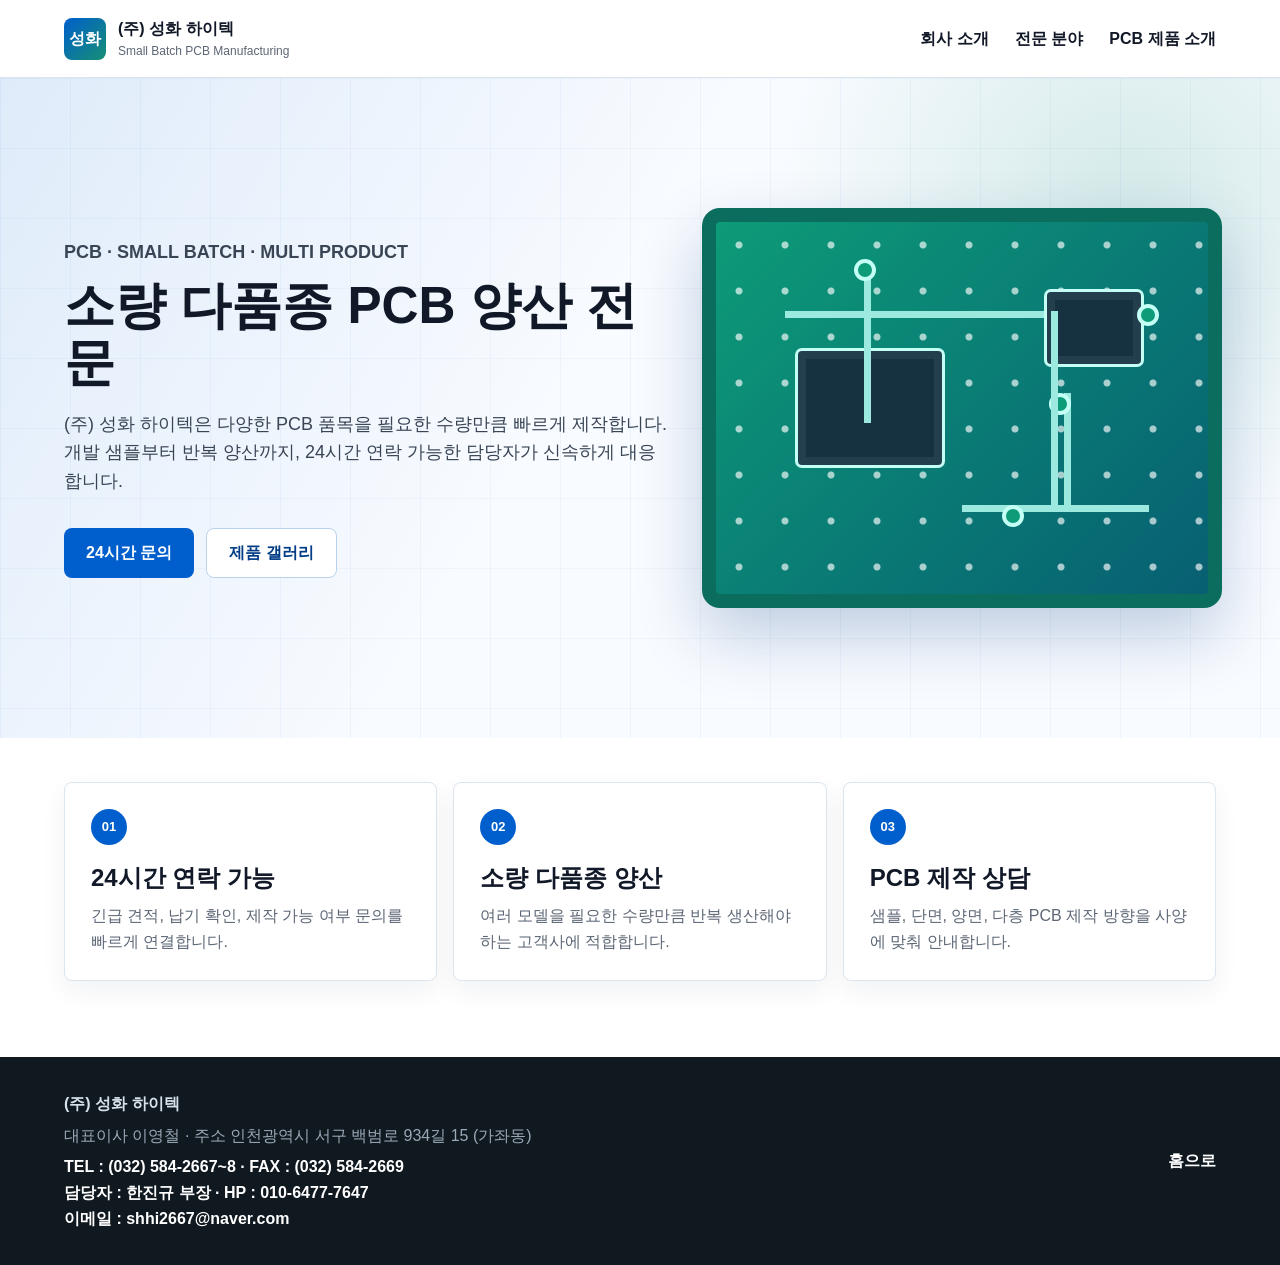
<file: index.html>
﻿<!doctype html>
<html lang="ko">
  <head>
    <meta charset="utf-8" />
    <meta name="viewport" content="width=device-width, initial-scale=1" />
    
    <!-- Google tag (gtag.js) -->
    <script async src="https://www.googletagmanager.com/gtag/js?id=AW-18124265162"></script>
    <script>
      window.dataLayer = window.dataLayer || [];
      function gtag(){dataLayer.push(arguments);}
      gtag('js', new Date());

      gtag('config', 'AW-18124265162');
    </script>
    
    <title>(주) 성화 하이텍 | 소량 다품종 PCB 양산 전문</title>
    <meta name="description" content="(주) 성화 하이텍은 소량 다품종 PCB 양산, 시제품 제작, 긴급 납기 대응, 24시간 상담이 가능한 PCB 전문 회사입니다." />
    <meta name="keywords" content="(주) 성화 하이텍, PCB 제작, PCB 양산, 소량 PCB, 다품종 PCB, 회로기판" />
    <meta property="og:title" content="(주) 성화 하이텍 | 소량 다품종 PCB 양산 전문" />
    <meta property="og:description" content="소량 다품종 PCB 제작과 긴급 납기 상담을 24시간 빠르게 연결합니다." />
    <meta property="og:type" content="website" />
    <meta name="theme-color" content="#005fcc" />
    <link rel="icon" href="/favicon.ico" />
    <link rel="apple-touch-icon" href="/apple-touch-icon.png" />
    <link rel="canonical" href="https://sunghwahitech.com/" />
    <link rel="stylesheet" href="./styles.css" />
  </head>
  <body>
    <header class="site-header">
      <a class="brand" href="./index.html" aria-label="(주) 성화 하이텍 홈">
        <span class="brand-mark">성화</span>
        <span><strong>(주) 성화 하이텍</strong><small>Small Batch PCB Manufacturing</small></span>
      </a>
      <button class="nav-toggle" type="button" aria-controls="primary-nav" aria-expanded="false">
        <span></span><span></span><span></span>
      </button>
      <nav class="primary-nav" id="primary-nav">
        <a href="./about.html">회사 소개</a>
        <a href="./specialty.html">전문 분야</a>
        <a href="./gallery.html">PCB 제품 소개</a>
      </nav>
    </header>

    <main>
      <section class="hero">
        <div class="hero-copy">
          <p class="eyebrow">PCB · Small Batch · Multi Product</p>
          <h1>소량 다품종 PCB 양산 전문</h1>
          <p>
            (주) 성화 하이텍은 다양한 PCB 품목을 필요한 수량만큼 빠르게 제작합니다.
            개발 샘플부터 반복 양산까지, 24시간 연락 가능한 담당자가 신속하게 대응합니다.
          </p>
          <div class="hero-actions">
            <a class="button primary" href="tel:010-5253-4237">24시간 문의</a>
            <a class="button secondary" href="./gallery.html">제품 갤러리</a>
          </div>
        </div>
        <div class="pcb-visual" aria-label="PCB 이미지">
          <div class="board">
            <span class="chip chip-main"></span>
            <span class="chip chip-small"></span>
            <span class="trace trace-a"></span>
            <span class="trace trace-b"></span>
            <span class="trace trace-c"></span>
            <span class="pad pad-a"></span>
            <span class="pad pad-b"></span>
            <span class="pad pad-c"></span>
            <span class="pad pad-d"></span>
          </div>
        </div>
      </section>

      <section class="section summary-section">
        <div class="summary-grid">
          <article>
            <span>01</span>
            <h2>24시간 연락 가능</h2>
            <p>긴급 견적, 납기 확인, 제작 가능 여부 문의를 빠르게 연결합니다.</p>
          </article>
          <article>
            <span>02</span>
            <h2>소량 다품종 양산</h2>
            <p>여러 모델을 필요한 수량만큼 반복 생산해야 하는 고객사에 적합합니다.</p>
          </article>
          <article>
            <span>03</span>
            <h2>PCB 제작 상담</h2>
            <p>샘플, 단면, 양면, 다층 PCB 제작 방향을 사양에 맞춰 안내합니다.</p>
          </article>
        </div>
      </section>
    </main>

    <footer class="site-footer">
      <div>
        <strong>(주) 성화 하이텍</strong>
        <p>대표이사 이영철 · 주소 인천광역시 서구 백범로 934길 15 (가좌동)</p>

        <p class="footer-contact">
          TEL : (032) 584-2667~8 · FAX : (032) 584-2669<br>
          담당자 : 한진규 부장 · HP : <a href="tel:01064777647">010-6477-7647</a><br>
          이메일 : <a href="mailto:shhi2667@naver.com">shhi2667@naver.com</a>
        </p>
      </div>
      <a href="./index.html">홈으로</a>
    </footer>

    <script src="./script.js"></script>
  </body>
</html>
</file>
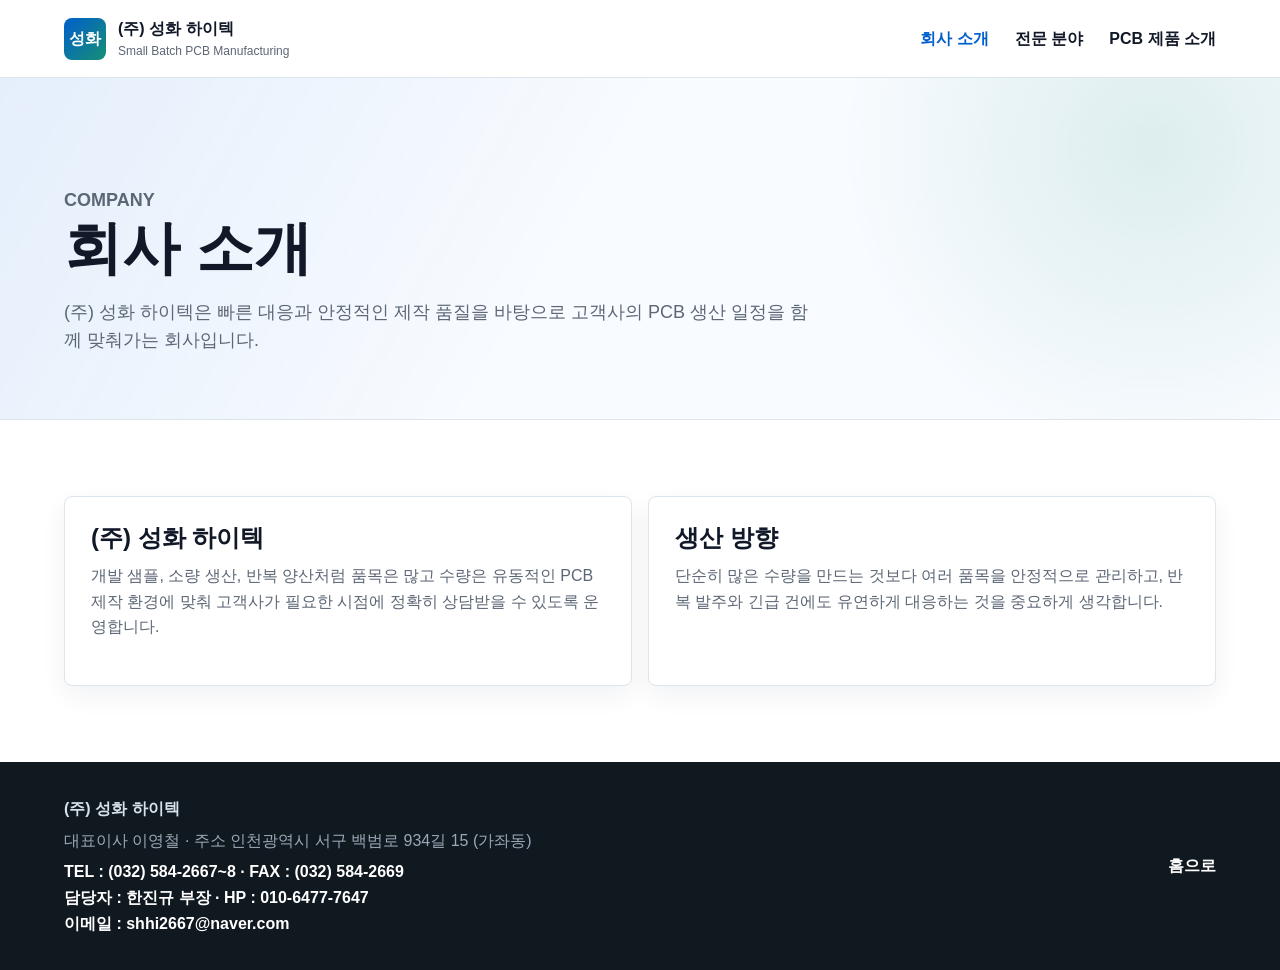
<file: about.html>
<!doctype html>
<html lang="ko">
  <head>
    <meta charset="utf-8" />
    <meta name="viewport" content="width=device-width, initial-scale=1" />
    <!-- Google tag (gtag.js) -->
    <script async src="https://www.googletagmanager.com/gtag/js?id=AW-18124265162"></script>
    <script>
      window.dataLayer = window.dataLayer || [];
      function gtag(){dataLayer.push(arguments);}
      gtag('js', new Date());

      gtag('config', 'AW-18124265162');
    </script>
    <title>회사 소개 | (주) 성화 하이텍</title>
    <meta name="description" content="(주) 성화 하이텍은 소량 다품종 PCB 양산과 긴급 제작 상담에 집중하는 PCB 전문 회사입니다." />
    <link rel="icon" href="/favicon.ico" />
    <link rel="apple-touch-icon" href="/apple-touch-icon.png" />
    <link rel="stylesheet" href="./styles.css" />
  </head>
  <body>
    <header class="site-header">
      <a class="brand" href="./index.html" aria-label="(주) 성화 하이텍 홈">
        <span class="brand-mark">성화</span>
        <span><strong>(주) 성화 하이텍</strong><small>Small Batch PCB Manufacturing</small></span>
      </a>
      <button class="nav-toggle" type="button" aria-controls="primary-nav" aria-expanded="false"><span></span><span></span><span></span></button>
      <nav class="primary-nav" id="primary-nav">
        <a class="is-active" href="./about.html">회사 소개</a>
        <a href="./specialty.html">전문 분야</a>
        <a href="./gallery.html">PCB 제품 소개</a>
      </nav>
    </header>

    <main>
      <section class="page-hero">
        <p class="eyebrow">Company</p>
        <h1>회사 소개</h1>
        <p>(주) 성화 하이텍은 빠른 대응과 안정적인 제작 품질을 바탕으로 고객사의 PCB 생산 일정을 함께 맞춰가는 회사입니다.</p>
      </section>

      <section class="section">
        <div class="content-grid">
          <article class="text-panel">
            <h2>(주) 성화 하이텍</h2>
            <p>
              개발 샘플, 소량 생산, 반복 양산처럼 품목은 많고 수량은 유동적인 PCB 제작 환경에 맞춰
              고객사가 필요한 시점에 정확히 상담받을 수 있도록 운영합니다.
            </p>
          </article>
          <article class="text-panel">
            <h2>생산 방향</h2>
            <p>
              단순히 많은 수량을 만드는 것보다 여러 품목을 안정적으로 관리하고,
              반복 발주와 긴급 건에도 유연하게 대응하는 것을 중요하게 생각합니다.
            </p>
          </article>
        </div>
      </section>
    </main>

    <footer class="site-footer">
      <div>
        <strong>(주) 성화 하이텍</strong>
        <p>대표이사 이영철 · 주소 인천광역시 서구 백범로 934길 15 (가좌동)</p>

        <p class="footer-contact">
          TEL : (032) 584-2667~8 · FAX : (032) 584-2669<br>
          담당자 : 한진규 부장 · HP : <a href="tel:01064777647">010-6477-7647</a><br>
          이메일 : <a href="mailto:shhi2667@naver.com">shhi2667@naver.com</a>
        </p>
      </div>
      <a href="./index.html">홈으로</a>
    </footer>

    <script src="./script.js"></script>
  </body>
</html>
</file>
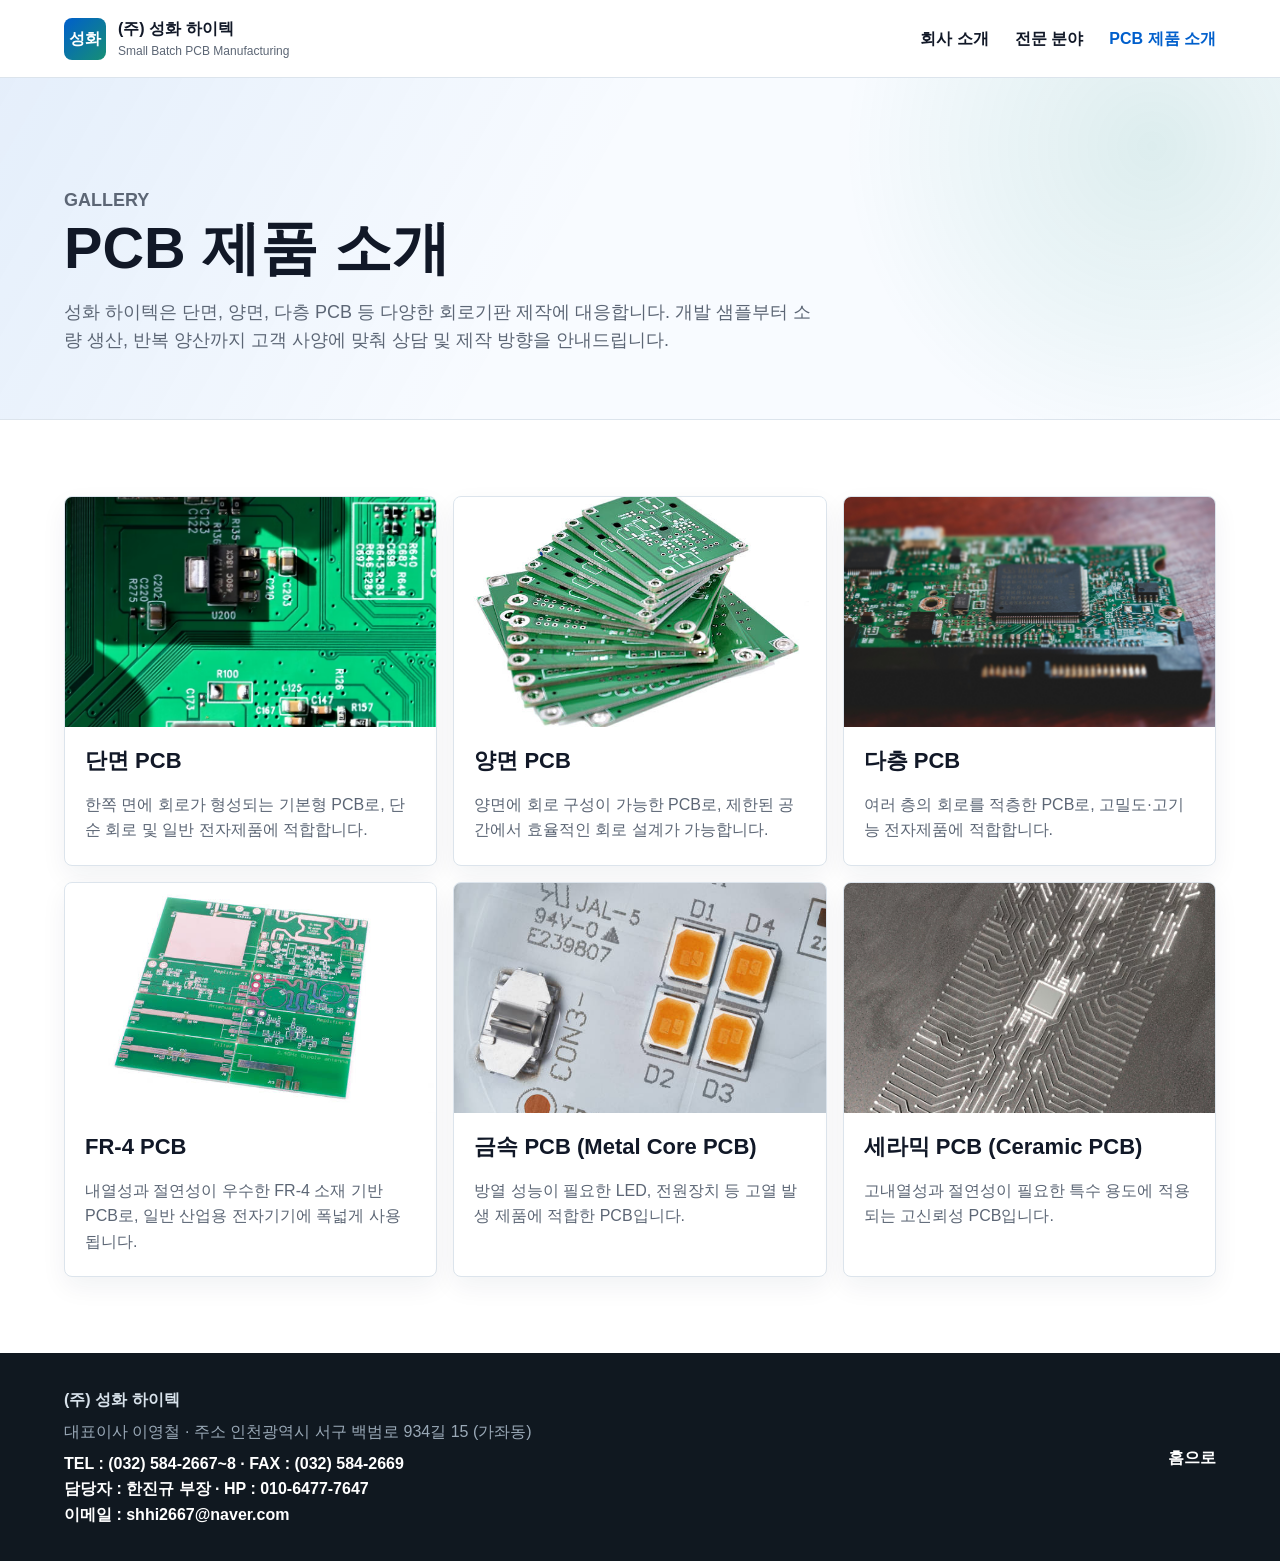
<file: gallery.html>
﻿<!doctype html>
<html lang="ko">
  <head>
    <meta charset="utf-8" />
    <meta name="viewport" content="width=device-width, initial-scale=1" />
    
    <!-- Google tag (gtag.js) -->
    <script async src="https://www.googletagmanager.com/gtag/js?id=AW-18124265162"></script>
    <script>
      window.dataLayer = window.dataLayer || [];
      function gtag(){dataLayer.push(arguments);}
      gtag('js', new Date());

      gtag('config', 'AW-18124265162');
    </script>
    
    <title>갤러리 | (주) 성화 하이텍</title>
    <meta name="description" content="(주) 성화 하이텍의 PCB 제품 사진과 제품명을 소개하는 갤러리입니다." />
    
    <link rel="icon" href="/favicon.ico" />
    <link rel="apple-touch-icon" href="/apple-touch-icon.png" />
    
    <link rel="stylesheet" href="./styles.css" />
  </head>
  <body>
    <header class="site-header">
      <a class="brand" href="./index.html" aria-label="(주) 성화 하이텍 홈">
        <span class="brand-mark">성화</span>
        <span><strong>(주) 성화 하이텍</strong><small>Small Batch PCB Manufacturing</small></span>
      </a>
      <button class="nav-toggle" type="button" aria-controls="primary-nav" aria-expanded="false"><span></span><span></span><span></span></button>
      <nav class="primary-nav" id="primary-nav">
        <a href="./about.html">회사 소개</a>
        <a href="./specialty.html">전문 분야</a>
        <a class="is-active" href="./gallery.html">PCB 제품 소개</a>
      </nav>
    </header>

    <main>
      <section class="page-hero">
        <p class="eyebrow">Gallery</p>
        <h1>PCB 제품 소개</h1>
        <p>성화 하이텍은 단면, 양면, 다층 PCB 등 다양한 회로기판 제작에 대응합니다.
개발 샘플부터 소량 생산, 반복 양산까지 고객 사양에 맞춰 상담 및 제작 방향을 안내드립니다.</p>
      </section>

      <section class="section">
        <div class="product-grid">
          <article class="product-card">
            <div class="image-slot">
              <img class="product-image" src="./product-01.jpg" alt="제품명 01 사진" onerror="this.style.display='none'" />
              <span>product-01.jpg</span>
            </div>
            <h2>단면 PCB</h2>
            <p>한쪽 면에 회로가 형성되는 기본형 PCB로, 단순 회로 및 일반 전자제품에 적합합니다. </p>
          </article>
          <article class="product-card">
            <div class="image-slot">
              <img class="product-image" src="./product-02.jpg" alt="제품명 02 사진" onerror="this.style.display='none'" />
              <span>product-02.jpg</span>
            </div>
            <h2>양면 PCB</h2>
            <p>양면에 회로 구성이 가능한 PCB로, 제한된 공간에서 효율적인 회로 설계가 가능합니다. </p>
          </article>
          <article class="product-card">
            <div class="image-slot">
              <img class="product-image" src="./product-03.jpg" alt="제품명 03 사진" onerror="this.style.display='none'" />
              <span>product-03.jpg</span>
            </div>
            <h2>다층 PCB</h2>
            <p>여러 층의 회로를 적층한 PCB로, 고밀도·고기능 전자제품에 적합합니다.</p>
          </article>
          <article class="product-card">
            <div class="image-slot">
              <img class="product-image" src="./product-04.jpg" alt="제품명 04 사진" onerror="this.style.display='none'" />
              <span>product-04.jpg</span>
            </div>
            <h2>FR-4 PCB</h2>
            <p>내열성과 절연성이 우수한 FR-4 소재 기반 PCB로, 일반 산업용 전자기기에 폭넓게 사용됩니다. </p>
          </article>
          <article class="product-card">
            <div class="image-slot">
              <img class="product-image" src="./product-05.jpg" alt="제품명 05 사진" onerror="this.style.display='none'" />
              <span>product-05.jpg</span>
            </div>
            <h2>금속 PCB (Metal Core PCB)</h2>
            <p>방열 성능이 필요한 LED, 전원장치 등 고열 발생 제품에 적합한 PCB입니다. </p>
          </article>
          <article class="product-card">
            <div class="image-slot">
              <img class="product-image" src="./product-06.jpg" alt="제품명 06 사진" onerror="this.style.display='none'" />
              <span>product-06.jpg</span>
            </div>
            <h2>세라믹 PCB (Ceramic PCB)</h2>
            <p>고내열성과 절연성이 필요한 특수 용도에 적용되는 고신뢰성 PCB입니다.</p>
          </article>
        </div>
      </section>
    </main>

    <footer class="site-footer">
      <div>
        <strong>(주) 성화 하이텍</strong>
        <p>대표이사 이영철 · 주소 인천광역시 서구 백범로 934길 15 (가좌동)</p>

        <p class="footer-contact">
          TEL : (032) 584-2667~8 · FAX : (032) 584-2669<br>
          담당자 : 한진규 부장 · HP : <a href="tel:01064777647">010-6477-7647</a><br>
          이메일 : <a href="mailto:shhi2667@naver.com">shhi2667@naver.com</a>
        </p>
      </div>
      <a href="./index.html">홈으로</a>
    </footer>
    <script src="./script.js"></script>
  </body>
</html>
</file>
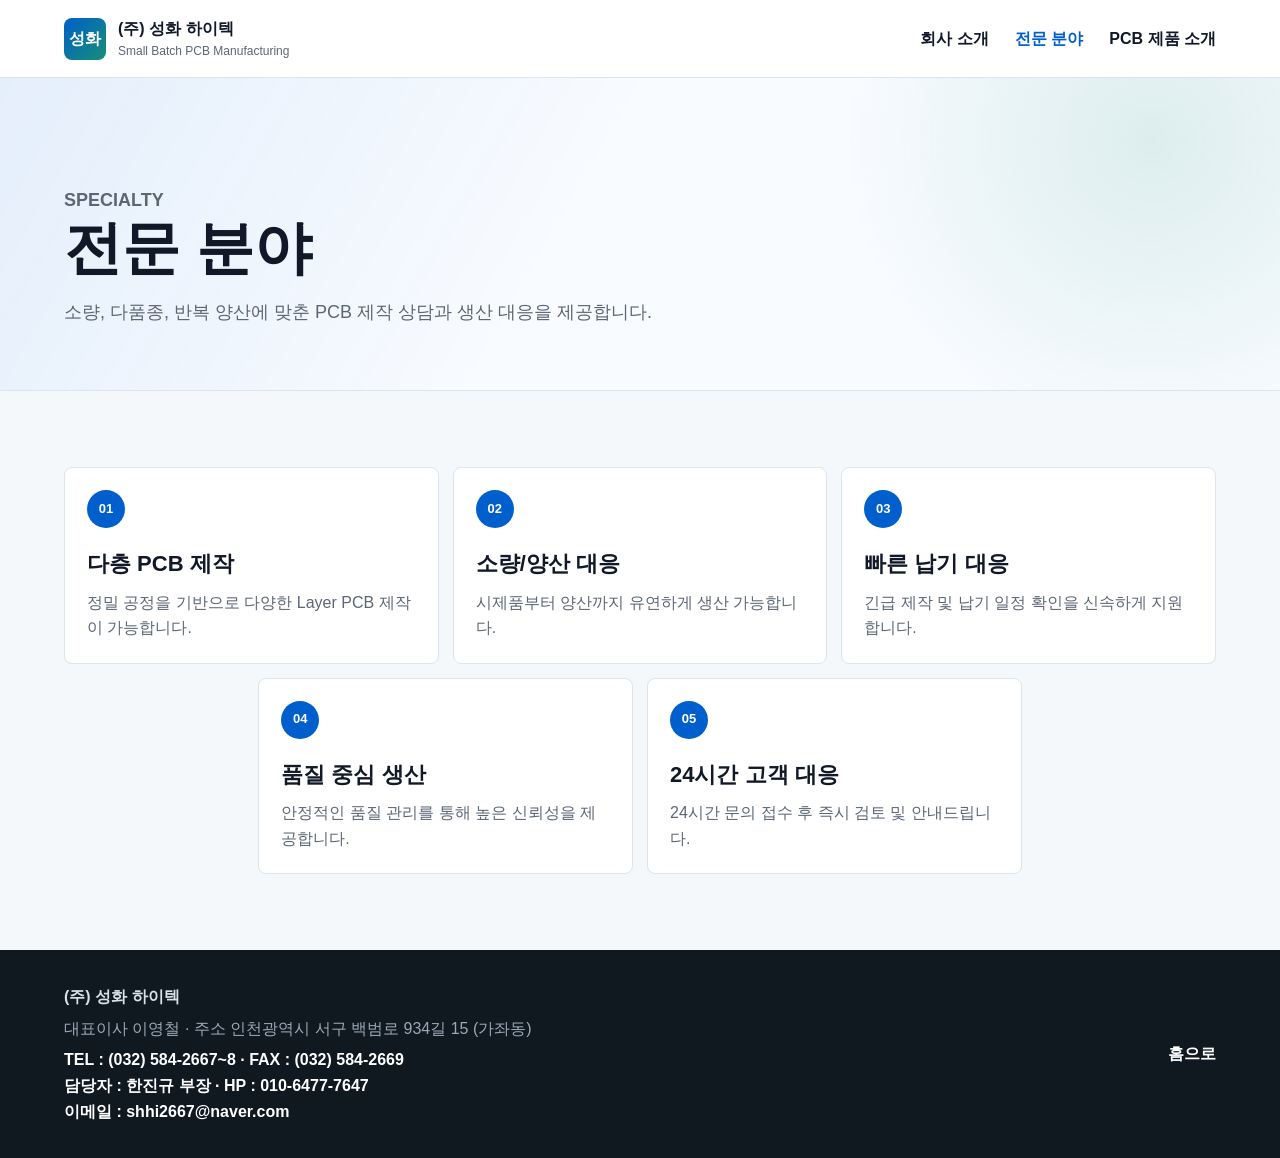
<file: specialty.html>
﻿<!doctype html>
<html lang="ko">
  <head>
    <meta charset="utf-8" />
    <meta name="viewport" content="width=device-width, initial-scale=1" />

    <!-- Google tag (gtag.js) -->
    <script async src="https://www.googletagmanager.com/gtag/js?id=AW-18124265162"></script>
    <script>
      window.dataLayer = window.dataLayer || [];
      function gtag(){dataLayer.push(arguments);}
      gtag('js', new Date());

      gtag('config', 'AW-18124265162');
    </script>
    
    <title>전문 분야 | (주) 성화 하이텍</title>
    <meta name="description" content="(주) 성화 하이텍의 전문 분야: 소량 다품종 PCB 양산, 샘플 PCB 제작, 긴급 납기 대응, 다층 PCB 상담." />
    <link rel="icon" href="/favicon.ico" />
    <link rel="apple-touch-icon" href="/apple-touch-icon.png" />
    <link rel="stylesheet" href="./styles.css" />
  </head>
  <body>
    <header class="site-header">
      <a class="brand" href="./index.html" aria-label="(주) 성화 하이텍 홈">
        <span class="brand-mark">성화</span>
        <span><strong>(주) 성화 하이텍</strong><small>Small Batch PCB Manufacturing</small></span>
      </a>
      <button class="nav-toggle" type="button" aria-controls="primary-nav" aria-expanded="false"><span></span><span></span><span></span></button>
      <nav class="primary-nav" id="primary-nav">
        <a href="./about.html">회사 소개</a>
        <a class="is-active" href="./specialty.html">전문 분야</a>
        <a href="./gallery.html">PCB 제품 소개</a>
      </nav>
    </header>

    <main>
      <section class="page-hero">
        <p class="eyebrow">Specialty</p>
        <h1>전문 분야</h1>
        <p>소량, 다품종, 반복 양산에 맞춘 PCB 제작 상담과 생산 대응을 제공합니다.</p>
      </section>

      <section class="section band">
        <div class="strength-list page-list specialty-layout">
          <div><span>01</span><h2>다층 PCB 제작</h2><p>정밀 공정을 기반으로 다양한 Layer PCB 제작이 가능합니다.</p></div>
          <div><span>02</span><h2>소량/양산 대응</h2><p>시제품부터 양산까지 유연하게 생산 가능합니다.</p></div>
          <div><span>03</span><h2>빠른 납기 대응</h2><p>긴급 제작 및 납기 일정 확인을 신속하게 지원합니다.</p></div>
          <div><span>04</span><h2>품질 중심 생산</h2><p>안정적인 품질 관리를 통해 높은 신뢰성을 제공합니다.</p></div>
          <div><span>05</span><h2>24시간 고객 대응</h2><p>24시간 문의 접수 후 즉시 검토 및 안내드립니다.</p></div>
        </div>
      </section>
    </main>

    <footer class="site-footer">
      <div>
        <strong>(주) 성화 하이텍</strong>
        <p>대표이사 이영철 · 주소 인천광역시 서구 백범로 934길 15 (가좌동)</p>

        <p class="footer-contact">
          TEL : (032) 584-2667~8 · FAX : (032) 584-2669<br>
          담당자 : 한진규 부장 · HP : <a href="tel:01064777647">010-6477-7647</a><br>
          이메일 : <a href="mailto:shhi2667@naver.com">shhi2667@naver.com</a>
        </p>
      </div>
      <a href="./index.html">홈으로</a>
    </footer>
    <script src="./script.js"></script>
  </body>
</html>
</file>
<file: styles.css>
:root {
  --ink: #111827;
  --muted: #5c6675;
  --line: #dce4ec;
  --blue: #005fcc;
  --blue-dark: #003d86;
  --green: #168f75;
  --band: #f4f8fb;
  --panel: #ffffff;
  --shadow: 0 22px 55px rgba(13, 36, 66, 0.14);
}

* {
  box-sizing: border-box;
}

html {
  scroll-behavior: smooth;
}

body {
  margin: 0;
  color: var(--ink);
  font-family: "Pretendard", "Noto Sans KR", "Apple SD Gothic Neo", Arial, sans-serif;
  line-height: 1.6;
  background: #fff;
}

a {
  color: inherit;
  text-decoration: none;
}

.site-header {
  position: sticky;
  top: 0;
  z-index: 20;
  display: flex;
  min-height: 78px;
  align-items: center;
  justify-content: space-between;
  gap: 24px;
  padding: 0 5vw;
  border-bottom: 1px solid var(--line);
  background: rgba(255, 255, 255, 0.95);
  backdrop-filter: blur(16px);
}

.brand {
  display: flex;
  align-items: center;
  gap: 12px;
}

.brand-mark {
  display: grid;
  width: 42px;
  height: 42px;
  place-items: center;
  border-radius: 8px;
  color: #fff;
  font-weight: 900;
  background: linear-gradient(135deg, var(--blue), var(--green));
}

.brand strong,
.brand small {
  display: block;
}

.brand small {
  color: var(--muted);
  font-size: 12px;
}

.primary-nav {
  display: flex;
  gap: 26px;
  font-size: 16px;
  font-weight: 800;
}

.primary-nav a {
  padding: 10px 0;
}

.primary-nav a:hover,
.primary-nav a.is-active {
  color: var(--blue);
}

.nav-toggle {
  display: none;
  width: 44px;
  height: 44px;
  padding: 10px;
  border: 1px solid var(--line);
  border-radius: 8px;
  background: #fff;
}

.nav-toggle span {
  display: block;
  height: 2px;
  margin: 5px 0;
  background: var(--ink);
}

.hero {
  position: relative;
  display: grid;
  min-height: 660px;
  grid-template-columns: minmax(0, 1fr) minmax(360px, 0.85fr);
  align-items: center;
  gap: 34px;
  padding: 74px 5vw;
  overflow: hidden;
  background:
    radial-gradient(circle at 88% 20%, rgba(22, 143, 117, 0.16), transparent 28%),
    linear-gradient(120deg, rgba(0, 95, 204, 0.1), transparent 45%),
    #f8fbff;
}

.hero::before {
  content: "";
  position: absolute;
  inset: 0;
  opacity: 0.32;
  background-image:
    linear-gradient(90deg, rgba(0, 95, 204, 0.15) 1px, transparent 1px),
    linear-gradient(rgba(0, 95, 204, 0.12) 1px, transparent 1px);
  background-size: 70px 70px;
}

.hero-copy,
.pcb-visual {
  position: relative;
  z-index: 1;
}

.eyebrow {
  margin: 0 0 10px;
  color: var(--blue);
  font-size: 14px;
  font-weight: 900;
  text-transform: uppercase;
}

.hero h1 {
  margin: 0;
  max-width: 760px;
  font-size: clamp(36px, 4vw, 56px);
  line-height: 1.12;
}

.hero p {
  max-width: 680px;
  color: #394555;
  font-size: 18px;
}

.hero-actions {
  display: flex;
  flex-wrap: wrap;
  gap: 12px;
  margin-top: 32px;
}

.button {
  display: inline-flex;
  min-height: 50px;
  align-items: center;
  justify-content: center;
  padding: 0 22px;
  border-radius: 8px;
  font-weight: 900;
}

.button.primary {
  color: #fff;
  background: var(--blue);
}

.button.secondary {
  color: var(--blue-dark);
  border: 1px solid #b8d2ee;
  background: #fff;
}

.pcb-visual {
  display: grid;
  min-height: 420px;
  place-items: center;
}

.board {
  position: relative;
  width: min(92vw, 520px);
  aspect-ratio: 1.3;
  overflow: hidden;
  border: 14px solid #0b6d5e;
  border-radius: 18px;
  background:
    radial-gradient(circle, rgba(255, 255, 255, 0.65) 0 3px, transparent 4px) 0 0 / 46px 46px,
    linear-gradient(135deg, #0d9b78, #075f72);
  box-shadow: 0 28px 65px rgba(0, 58, 125, 0.23);
}

.board::before,
.board::after,
.trace {
  content: "";
  position: absolute;
  background: #9ce9df;
}

.board::before {
  width: 72%;
  height: 7px;
  left: 14%;
  top: 24%;
}

.board::after {
  width: 7px;
  height: 54%;
  left: 68%;
  top: 24%;
}

.chip {
  position: absolute;
  border: 3px solid #c4fff5;
  border-radius: 7px;
  background: #163240;
  box-shadow: inset 0 0 0 8px #233f4e;
}

.chip-main {
  width: 150px;
  height: 120px;
  left: 16%;
  top: 34%;
}

.chip-small {
  width: 100px;
  height: 78px;
  right: 13%;
  top: 18%;
}

.trace-a {
  width: 7px;
  height: 42%;
  left: 30%;
  top: 12%;
}

.trace-b {
  width: 38%;
  height: 7px;
  right: 12%;
  bottom: 22%;
}

.trace-c {
  width: 7px;
  height: 32%;
  right: 28%;
  bottom: 22%;
}

.pad {
  position: absolute;
  width: 22px;
  height: 22px;
  border: 4px solid #c4fff5;
  border-radius: 50%;
  background: #0d9b78;
}

.pad-a { left: 28%; top: 10%; }
.pad-b { right: 10%; top: 22%; }
.pad-c { left: 58%; bottom: 18%; }
.pad-d { right: 28%; bottom: 48%; }

.section {
  padding: 76px 5vw;
}

.band {
  background: var(--band);
}

.section-head {
  max-width: 820px;
  margin-bottom: 34px;
}

.section-head h2 {
  margin: 0;
  font-size: clamp(30px, 3vw, 44px);
  line-height: 1.14;
}

.section-head p:last-child {
  margin: 14px 0 0;
  color: var(--muted);
  font-size: 17px;
}

.page-hero {
  padding: 92px 5vw 64px;
  border-bottom: 1px solid var(--line);
  background:
    radial-gradient(circle at 90% 20%, rgba(22, 143, 117, 0.12), transparent 26%),
    linear-gradient(120deg, rgba(0, 95, 204, 0.08), transparent 45%),
    #f8fbff;
}

.page-hero h1 {
  max-width: 780px;
  margin: 0;
  font-size: clamp(36px, 4.5vw, 58px);
  line-height: 1.16;
}

.page-hero p {
  max-width: 760px;
  margin: 16px 0 0;
  color: var(--muted);
  font-size: 18px;
}

.summary-section {
  padding-top: 44px;
}

.summary-grid,
.content-grid {
  display: grid;
  grid-template-columns: repeat(3, minmax(0, 1fr));
  gap: 16px;
}

.content-grid {
  grid-template-columns: repeat(2, minmax(0, 1fr));
}

.summary-grid article,
.text-panel {
  min-height: 190px;
  padding: 26px;
  border: 1px solid var(--line);
  border-radius: 8px;
  background: #fff;
  box-shadow: 0 10px 26px rgba(13, 36, 66, 0.06);
}

.summary-grid span {
  display: inline-grid;
  width: 36px;
  height: 36px;
  margin-bottom: 18px;
  place-items: center;
  border-radius: 50%;
  color: #fff;
  background: var(--blue);
  font-size: 13px;
  font-weight: 900;
}

.summary-grid h2,
.text-panel h2 {
  margin: 0 0 10px;
  font-size: 24px;
  line-height: 1.25;
}

.summary-grid p,
.text-panel p {
  margin: 0;
  color: var(--muted);
}

.intro-grid,
.product-grid,
.contact-box {
  display: grid;
  grid-template-columns: repeat(3, minmax(0, 1fr));
  gap: 16px;
}

.intro-grid article,
.product-card,
.contact-box > div {
  border: 1px solid var(--line);
  border-radius: 8px;
  background: var(--panel);
  box-shadow: 0 10px 26px rgba(13, 36, 66, 0.06);
}

.intro-grid article {
  min-height: 170px;
  padding: 26px;
}

.intro-grid strong {
  display: block;
  margin-bottom: 12px;
  font-size: 22px;
}

.intro-grid p,
.product-card p {
  margin: 0;
  color: var(--muted);
}

.strength-list {
  display: grid;
  grid-template-columns: repeat(4, minmax(0, 1fr));
  gap: 14px;
}

.strength-list div {
  min-height: 150px;
  padding: 22px;
  border: 1px solid var(--line);
  border-radius: 8px;
  background: #fff;
}

.strength-list span {
  display: inline-grid;
  width: 38px;
  height: 38px;
  margin-bottom: 18px;
  place-items: center;
  border-radius: 50%;
  color: #fff;
  background: var(--blue);
  font-size: 13px;
  font-weight: 900;
}

.strength-list p {
  margin: 0;
  font-size: 18px;
  font-weight: 800;
}

.page-list {
  grid-template-columns: repeat(auto-fit, minmax(220px, 1fr));
}

.specialty-layout {
  grid-template-columns: repeat(6, minmax(0, 1fr));
}

.specialty-layout > div {
  grid-column: span 2;
}

.specialty-layout > div:nth-child(4) {
  grid-column: 2 / span 2;
}

.specialty-layout > div:nth-child(5) {
  grid-column: 4 / span 2;
}

.page-list h2 {
  margin: 0 0 8px;
  font-size: 22px;
}

.page-list p {
  color: var(--muted);
  font-size: 16px;
  font-weight: 500;
}

.product-grid {
  grid-template-columns: repeat(3, minmax(0, 1fr));
}

.product-card {
  overflow: hidden;
}

.image-slot {
  position: relative;
  display: grid;
  min-height: 230px;
  place-items: center;
  overflow: hidden;
  color: #31506d;
  background:
    linear-gradient(135deg, rgba(0, 95, 204, 0.08), rgba(22, 143, 117, 0.08)),
    #eef6ff;
}

.image-slot span {
  position: absolute;
  display: grid;
  width: calc(100% - 36px);
  min-height: 80px;
  place-items: center;
  border: 1px dashed #9ab7d6;
  border-radius: 8px;
  color: var(--muted);
  font-size: 15px;
  font-weight: 800;
  background: rgba(255, 255, 255, 0.72);
}

.product-image {
  position: relative;
  z-index: 1;
  display: block;
  width: 100%;
  height: 230px;
  object-fit: cover;
}

.product-image[src=""],
.product-image:not([src]) {
  display: none;
}

.product-image:not([src]) + span,
.product-image[src=""] + span {
  display: grid;
}

.product-image + span {
  z-index: 0;
}

.product-photo {
  position: relative;
  min-height: 230px;
  background:
    radial-gradient(circle, rgba(255, 255, 255, 0.7) 0 3px, transparent 4px) 0 0 / 42px 42px,
    linear-gradient(135deg, #0d9b78, #073f64);
}

.product-photo::before,
.product-photo::after {
  content: "";
  position: absolute;
  border-radius: 8px;
}

.product-photo::before {
  width: 34%;
  height: 30%;
  left: 16%;
  top: 34%;
  border: 3px solid #c4fff5;
  background: #173747;
}

.product-photo::after {
  width: 44%;
  height: 6px;
  right: 12%;
  bottom: 28%;
  background: #9ce9df;
}

.photo-b { background-color: #0f766e; }
.photo-c { background-color: #0b5f84; }
.photo-d { background-color: #136f63; }
.photo-e { background-color: #144d7a; }
.photo-f { background-color: #0f6c8f; }

.product-card h2,
.product-card h3 {
  margin: 20px 20px 4px;
  font-size: 22px;
  line-height: 1.3;
}

.product-card p {
  margin: 0 20px 22px;
}

.contact-section {
  color: #fff;
  background: linear-gradient(135deg, rgba(0, 61, 134, 0.96), rgba(10, 102, 109, 0.94));
}

.contact-section .eyebrow,
.contact-section .section-head p {
  color: #d7f0ff;
}

.contact-box > div {
  padding: 28px;
  border-color: rgba(255, 255, 255, 0.22);
  background: rgba(255, 255, 255, 0.1);
  box-shadow: none;
}

.contact-box span,
.contact-box strong {
  display: block;
}

.contact-box span {
  color: #c9ebff;
  font-size: 15px;
  font-weight: 800;
}

.contact-box strong {
  margin-top: 8px;
  font-size: clamp(24px, 3vw, 36px);
}

.site-footer {
  display: flex;
  align-items: center;
  justify-content: space-between;
  gap: 20px;
  padding: 34px 5vw;
  color: #d7e1ea;
  background: #101820;
}

.site-footer p {
  margin: 6px 0 0;
  color: #9aa9b7;
}

.site-footer .footer-contact {
  color: #ffffff;
  font-weight: 800;
}

.site-footer a {
  color: #fff;
  font-weight: 900;
}

@media (max-width: 980px) {
  .nav-toggle {
    display: block;
  }

  .primary-nav {
    position: fixed;
    top: 78px;
    right: 0;
    left: 0;
    display: none;
    padding: 16px 5vw 24px;
    border-bottom: 1px solid var(--line);
    background: #fff;
  }

  .primary-nav.is-open {
    display: grid;
    gap: 8px;
  }

  .hero {
    grid-template-columns: 1fr;
    min-height: auto;
  }

  .summary-grid,
  .content-grid,
  .strength-list,
  .product-grid {
    grid-template-columns: repeat(2, minmax(0, 1fr));
  }

  .specialty-layout {
    grid-template-columns: repeat(2, minmax(0, 1fr));
  }

  .specialty-layout > div,
  .specialty-layout > div:nth-child(4),
  .specialty-layout > div:nth-child(5) {
    grid-column: auto;
  }
}

@media (max-width: 700px) {
  .brand small {
    display: none;
  }

  .hero {
    padding: 48px 22px;
  }

  .hero h1 {
    font-size: 40px;
  }

  .hero p {
    font-size: 17px;
  }

  .pcb-visual {
    min-height: 260px;
  }

  .board {
    border-width: 10px;
  }

  .section {
    padding: 62px 22px;
  }

  .intro-grid,
  .summary-grid,
  .content-grid,
  .strength-list,
  .product-grid,
  .contact-box {
    grid-template-columns: 1fr;
  }

  .site-footer {
    display: block;
  }

  .site-footer a {
    display: inline-block;
    margin-top: 18px;
  }
}

.product-card h2 {
  margin-bottom: 16px;
}
</file>
